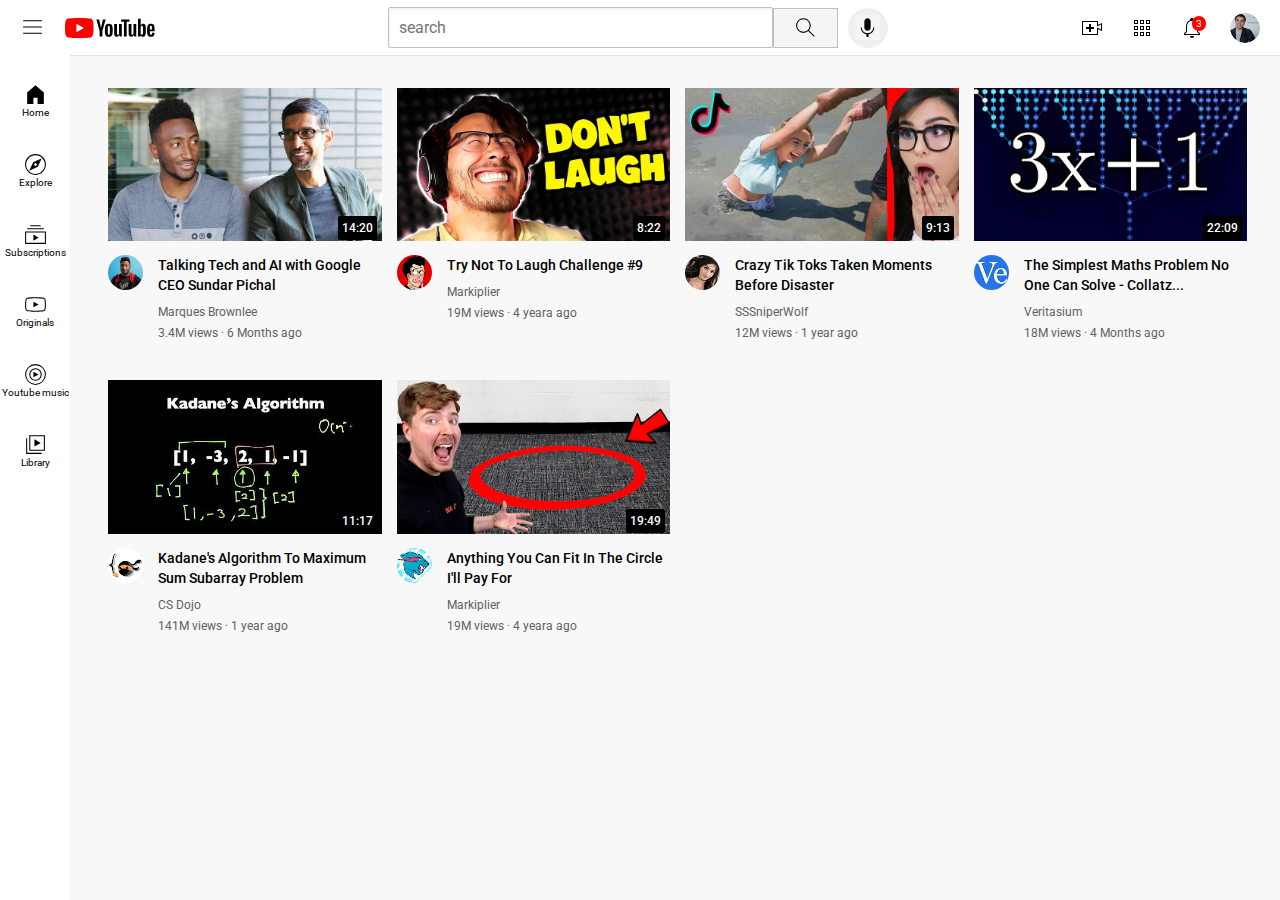
<file: index.html>
<!DOCTYPE html>
<html> 
  <head>

    <title>
      Youtube.com cloned
    </title>

    <link rel="preconnect" href="https://fonts.googleapis.com">
<link rel="preconnect" href="https://fonts.gstatic.com" crossorigin>
<link href="https://fonts.googleapis.com/css2?family=Roboto:wght@400;500;700&display=swap" rel="stylesheet">

<link rel="stylesheet" href="youtube.css/general.css">
<link rel="stylesheet" href="youtube.css/video.css">
<link rel="stylesheet" href="youtube.css/header.css">
<link rel="stylesheet" href="youtube.css/sidebar.css">
  
  </head>


 <body>

  <div class="header">
    <div class="left-section">
      <img class="hamburger-menu" src="icons/hamburger-menu.svg">
      <img class="youtube-logo" src="icons/youtube-logo.svg">
    </div>

    <div class="middle-section">
      <input class="search-bar" type="text" placeholder="search">
      <button class="search-button">
        <img class="search-icon" src="icons/search.svg">
        <div class="tooltip">Search</div>
      </button>

      <button class="voice-search-button">
        <img class="voice-search-icon" src="icons/voice-search-icon.svg">
        <div class="tooltip">Search with your voice</div>
      </button>
    </div>

    <div class="right-section">

      <div class="upload-icon-container">
        <img class="upload-icon" src="icons/upload.svg">
        <div class="tooltip">create</div>
      </div>   
      
      <div class="youtube-apps-icon-container">
        <img class="youtube-apps-icon" src="icons/youtube-apps.svg">
        <div class="tooltip">Youtube apps</div>
      </div>
      
      
      <div class="notification-icon-container">
        <img class="notification-icon" src="icons/notifications.svg">
        <div class="notifications-count">3</div>
        <div class="tooltip">notifications</div>
      </div>
            <img class="current-user-picture" src="channel-pictures/my-channel.jpeg">
    </div>
  </div>
 
  <div class="sidebar">
    <div class="sidebar-link">
      <img src="icons/home.svg" alt="">
      <div>Home</div>
    </div>
   
    <div class="sidebar-link">
      <img src="icons/explore.svg" alt="">
      <div>Explore</div>
    </div>
    
    <div class="sidebar-link">
      <img src="icons/subscriptions.svg" alt="">
      <div>Subscriptions</div>
    </div>
    
    <div class="sidebar-link">
       <img src="icons/originals.svg" alt="">
       <div>Originals</div>
    </div>
    
    <div class="sidebar-link">
      <img src="icons/youtube-music.svg" alt="">
      <div>Youtube music</div>
    </div>
    
    <div class="sidebar-link">
      <img src="icons/library.svg" alt="">
      <div>Library</div>
    </div>
  </div>
  
  <div class="video-grid">
    <div class="video-preview">
      <div class="thumbnail-row"> 
        <a href="https://www.youtube.com/watch?v=n2RNcPRtAiY" target="_blank" class="video-title-link">
        <img class="thumbnail" src="thumbnails/thumbnail-1.webp">
        </a>
        <div class="video-time">14:20</div>
      </div>
      
      <div class="video-info-grid">
        <div class="channel-picture">
          <img class="profile-picture" src="channel-pictures/channel-1.jpeg">
        </div>
        <div class="video-info">
          <a href="https://www.youtube.com/watch?v=n2RNcPRtAiY" target="_blank" class="video-title-link">
            <p class="video-title">
              Talking Tech and AI with Google CEO Sundar Pichal
            </p>
          </a>
         
          <p class="video-author">
            Marques Brownlee
          </p>
          <p class="video-stats">
            3.4M views &#183; 6 Months ago
          </p>
        </div>
    </div>
    </div>
    
    <div class="video-preview">
      <div class="thumbnail-row"> 
        <a href="https://www.youtube.com/watch?v=mP0RAo9SKZk" target="_blank" class="video-title-link">
        <img class="thumbnail" src="thumbnails/thumbnail-2.webp">
       </a>
        <div class="video-time">8:22</div>
      </div>

      <div class="video-info-grid">
        <div class="channel-picture">
          <img class="profile-picture" src="channel-pictures/channel-2.jpeg">
        </div>

        <div class="video-info">
          <a href="https://www.youtube.com/watch?v=mP0RAo9SKZk" target="_blank" class="video-title-link">
            <p class="video-title">
              Try Not To Laugh Challenge #9
            </p>
          </a>
         
          <p class="video-author">
            Markiplier
          </p>
          <p class="video-stats">
            19M views &#183; 4 yeara ago
          </p>
        </div>
    </div>
    </div>
    <div class="video-preview">
      <div class="thumbnail-row"> 
        
        <a  href="https://www.youtube.com/watch?v=FgjPQQeTh1w" target="_blank" class="video-title-link">
        <img class="thumbnail" src="thumbnails/thumbnail-3.webp">
        </a>
        <div class="video-time">9:13</div>
      </div>

      <div class="video-info-grid">
        <div class="channel-picture">
          <img class="profile-picture" src="channel-pictures/channel-3.jpeg">
        </div>
        <div class="video-info">

          <a  href="https://www.youtube.com/watch?v=FgjPQQeTh1w" target="_blank" class="video-title-link">
            <p class="video-title">
              Crazy Tik Toks Taken Moments Before Disaster
            </p>
          </a>
         
          <p class="video-author">
            SSSniperWolf
          </p>
          <p class="video-stats">
            12M views &#183; 1 year  ago
          </p>
        </div>
    </div>
    </div>
    
    <div class="video-preview">
      <div class="thumbnail-row"> 
        
        <a href="https://www.youtube.com/watch?v=094y1Z2wpJg" target="_blank" class="video-title-link">
        <img class="thumbnail" src="thumbnails/thumbnail-4.webp">
        </a>
        <div class="video-time">22:09</div>
      </div>

      <div class="video-info-grid">
        <div class="channel-picture">
          <img class="profile-picture" src="channel-pictures/channel-4.jpeg">
        </div>
        <div class="video-info">

          <a href="https://www.youtube.com/watch?v=094y1Z2wpJg" target="_blank" class="video-title-link">      <p class="video-title">
              The Simplest Maths Problem No One Can Solve - Collatz...
            </p>
          </a>
          
          <p class="video-author">
            Veritasium
          </p>
          <p class="video-stats">
            18M views &#183; 4 Months ago
          </p>
        </div>
    </div>
    </div>
    <div class="video-preview">
      <div class="thumbnail-row"> 
        
        <a href="https://www.youtube.com/watch?v=86CQq3pKSUw" target="_blank" class="video-title-link">
        <img class="thumbnail" src="thumbnails/thumbnail-5.webp">
        </a>
        <div class="video-time">11:17</div>
      </div>

      <div class="video-info-grid">
        <div class="channel-picture">
          <img class="profile-picture" src="channel-pictures/channel-5.jpeg">
        </div>
        <div class="video-info">

          <a href="https://www.youtube.com/watch?v=86CQq3pKSUw" target="_blank" class="video-title-link">       <p class="video-title">
              Kadane's Algorithm To Maximum Sum Subarray Problem 
            </p>
          </a>
          
          <p class="video-author">
            CS Dojo
          </p>
          <p class="video-stats">
            141M views &#183; 1 year ago
          </p>
        </div>
    </div>
    </div>
    
    <div class="video-preview">
      <div class="thumbnail-row"> 
        
        <a href="https://www.youtube.com/watch?v=yXWw0_UfSFg" target="_blank" class="video-title-link">
        <img class="thumbnail" src="thumbnails/thumbnail-6.webp">
        </a>
        <div class="video-time">19:49</div>
      </div>

      <div class="video-info-grid">
        <div class="channel-picture">
          <img class="profile-picture" src="channel-pictures/channel-6.jpeg">
        </div>
        <div class="video-info">

          <a href="https://www.youtube.com/watch?v=yXWw0_UfSFg" target="_blank" class="video-title-link">       <p class="video-title">
              Anything You Can Fit In The Circle I'll Pay For
            </p>
          </a>
          
          <p class="video-author">
            Markiplier
          </p>
          <p class="video-stats">
            19M views &#183; 4 yeara ago
          </p>
        </div>
    </div>
    </div>
    </div>
 
   
  </body>
</html>
</file>
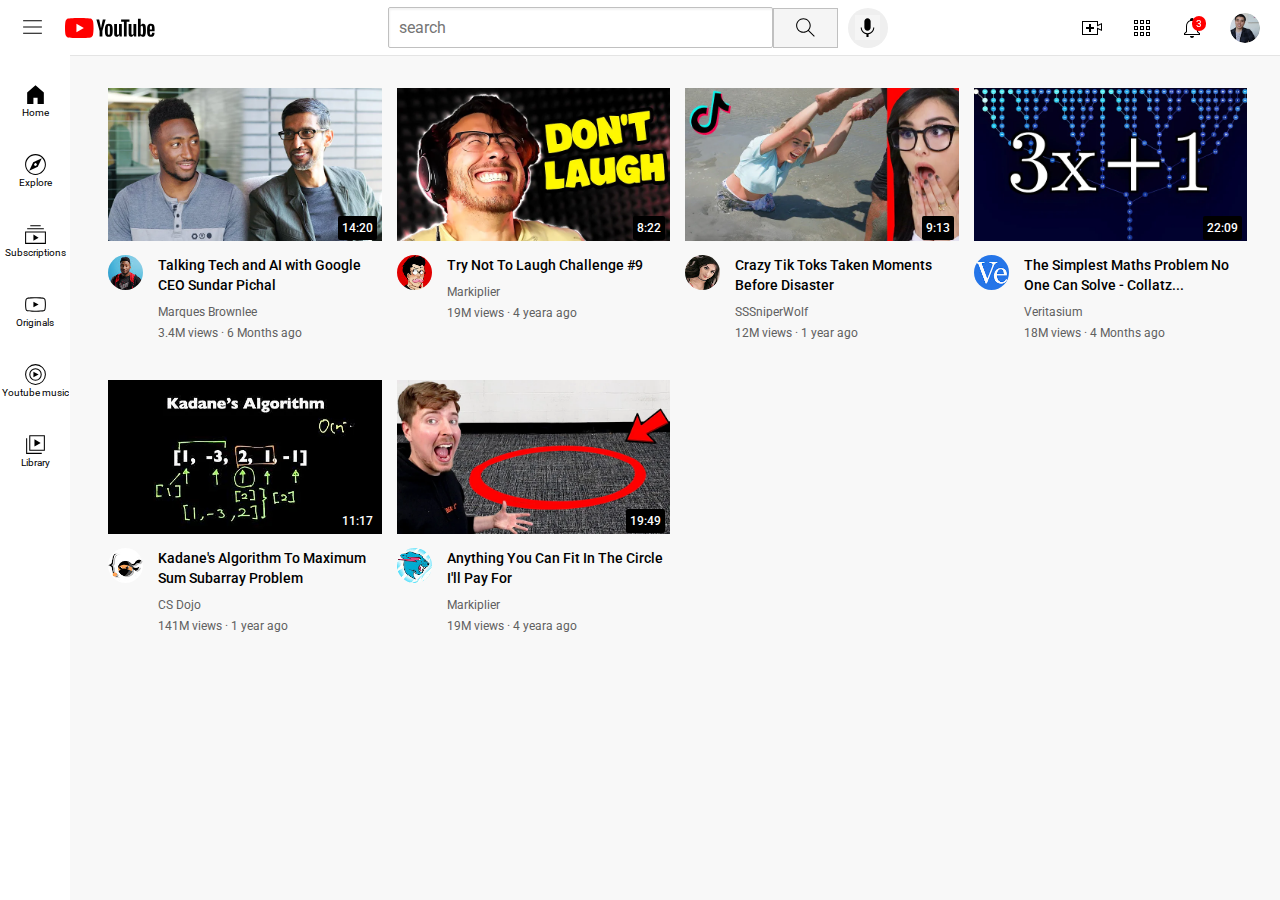
<file: youtube.html>
<!DOCTYPE html>
<html> 
  <head>

    <title>
      Youtube.com cloned
    </title>

    <link rel="preconnect" href="https://fonts.googleapis.com">
<link rel="preconnect" href="https://fonts.gstatic.com" crossorigin>
<link href="https://fonts.googleapis.com/css2?family=Roboto:wght@400;500;700&display=swap" rel="stylesheet">

<link rel="stylesheet" href="youtube.css/general.css">
<link rel="stylesheet" href="youtube.css/video.css">
<link rel="stylesheet" href="youtube.css/header.css">
<link rel="stylesheet" href="youtube.css/sidebar.css">
  
  </head>


 <body>

  <div class="header">
    <div class="left-section">
      <img class="hamburger-menu" src="icons/hamburger-menu.svg">
      <img class="youtube-logo" src="icons/youtube-logo.svg">
    </div>

    <div class="middle-section">
      <input class="search-bar" type="text" placeholder="search">
      <button class="search-button">
        <img class="search-icon" src="icons/search.svg">
        <div class="tooltip">Search</div>
      </button>

      <button class="voice-search-button">
        <img class="voice-search-icon" src="icons/voice-search-icon.svg">
        <div class="tooltip">Search with your voice</div>
      </button>
    </div>

    <div class="right-section">

      <div class="upload-icon-container">
        <img class="upload-icon" src="icons/upload.svg">
        <div class="tooltip">create</div>
      </div>   
      
      <div class="youtube-apps-icon-container">
        <img class="youtube-apps-icon" src="icons/youtube-apps.svg">
        <div class="tooltip">Youtube apps</div>
      </div>
      
      
      <div class="notification-icon-container">
        <img class="notification-icon" src="icons/notifications.svg">
        <div class="notifications-count">3</div>
        <div class="tooltip">notifications</div>
      </div>
            <img class="current-user-picture" src="channel-pictures/my-channel.jpeg">
    </div>
  </div>
 
  <div class="sidebar">
    <div class="sidebar-link">
      <img src="icons/home.svg" alt="">
      <div>Home</div>
    </div>
   
    <div class="sidebar-link">
      <img src="icons/explore.svg" alt="">
      <div>Explore</div>
    </div>
    
    <div class="sidebar-link">
      <img src="icons/subscriptions.svg" alt="">
      <div>Subscriptions</div>
    </div>
    
    <div class="sidebar-link">
       <img src="icons/originals.svg" alt="">
       <div>Originals</div>
    </div>
    
    <div class="sidebar-link">
      <img src="icons/youtube-music.svg" alt="">
      <div>Youtube music</div>
    </div>
    
    <div class="sidebar-link">
      <img src="icons/library.svg" alt="">
      <div>Library</div>
    </div>
  </div>
  
  <div class="video-grid">
    <div class="video-preview">
      <div class="thumbnail-row"> 
        <a href="https://www.youtube.com/watch?v=n2RNcPRtAiY" target="_blank" class="video-title-link">
        <img class="thumbnail" src="thumbnails/thumbnail-1.webp">
        </a>
        <div class="video-time">14:20</div>
      </div>
      
      <div class="video-info-grid">
        <div class="channel-picture">
          <img class="profile-picture" src="channel-pictures/channel-1.jpeg">
        </div>
        <div class="video-info">
          <a href="https://www.youtube.com/watch?v=n2RNcPRtAiY" target="_blank" class="video-title-link">
            <p class="video-title">
              Talking Tech and AI with Google CEO Sundar Pichal
            </p>
          </a>
         
          <p class="video-author">
            Marques Brownlee
          </p>
          <p class="video-stats">
            3.4M views &#183; 6 Months ago
          </p>
        </div>
    </div>
    </div>
    
    <div class="video-preview">
      <div class="thumbnail-row"> 
        <a href="https://www.youtube.com/watch?v=mP0RAo9SKZk" target="_blank" class="video-title-link">
        <img class="thumbnail" src="thumbnails/thumbnail-2.webp">
       </a>
        <div class="video-time">8:22</div>
      </div>

      <div class="video-info-grid">
        <div class="channel-picture">
          <img class="profile-picture" src="channel-pictures/channel-2.jpeg">
        </div>

        <div class="video-info">
          <a href="https://www.youtube.com/watch?v=mP0RAo9SKZk" target="_blank" class="video-title-link">
            <p class="video-title">
              Try Not To Laugh Challenge #9
            </p>
          </a>
         
          <p class="video-author">
            Markiplier
          </p>
          <p class="video-stats">
            19M views &#183; 4 yeara ago
          </p>
        </div>
    </div>
    </div>
    <div class="video-preview">
      <div class="thumbnail-row"> 
        
        <a  href="https://www.youtube.com/watch?v=FgjPQQeTh1w" target="_blank" class="video-title-link">
        <img class="thumbnail" src="thumbnails/thumbnail-3.webp">
        </a>
        <div class="video-time">9:13</div>
      </div>

      <div class="video-info-grid">
        <div class="channel-picture">
          <img class="profile-picture" src="channel-pictures/channel-3.jpeg">
        </div>
        <div class="video-info">

          <a  href="https://www.youtube.com/watch?v=FgjPQQeTh1w" target="_blank" class="video-title-link">
            <p class="video-title">
              Crazy Tik Toks Taken Moments Before Disaster
            </p>
          </a>
         
          <p class="video-author">
            SSSniperWolf
          </p>
          <p class="video-stats">
            12M views &#183; 1 year  ago
          </p>
        </div>
    </div>
    </div>
    
    <div class="video-preview">
      <div class="thumbnail-row"> 
        
        <a href="https://www.youtube.com/watch?v=094y1Z2wpJg" target="_blank" class="video-title-link">
        <img class="thumbnail" src="thumbnails/thumbnail-4.webp">
        </a>
        <div class="video-time">22:09</div>
      </div>

      <div class="video-info-grid">
        <div class="channel-picture">
          <img class="profile-picture" src="channel-pictures/channel-4.jpeg">
        </div>
        <div class="video-info">

          <a href="https://www.youtube.com/watch?v=094y1Z2wpJg" target="_blank" class="video-title-link">      <p class="video-title">
              The Simplest Maths Problem No One Can Solve - Collatz...
            </p>
          </a>
          
          <p class="video-author">
            Veritasium
          </p>
          <p class="video-stats">
            18M views &#183; 4 Months ago
          </p>
        </div>
    </div>
    </div>
    <div class="video-preview">
      <div class="thumbnail-row"> 
        
        <a href="https://www.youtube.com/watch?v=86CQq3pKSUw" target="_blank" class="video-title-link">
        <img class="thumbnail" src="thumbnails/thumbnail-5.webp">
        </a>
        <div class="video-time">11:17</div>
      </div>

      <div class="video-info-grid">
        <div class="channel-picture">
          <img class="profile-picture" src="channel-pictures/channel-5.jpeg">
        </div>
        <div class="video-info">

          <a href="https://www.youtube.com/watch?v=86CQq3pKSUw" target="_blank" class="video-title-link">       <p class="video-title">
              Kadane's Algorithm To Maximum Sum Subarray Problem 
            </p>
          </a>
          
          <p class="video-author">
            CS Dojo
          </p>
          <p class="video-stats">
            141M views &#183; 1 year ago
          </p>
        </div>
    </div>
    </div>
    
    <div class="video-preview">
      <div class="thumbnail-row"> 
        
        <a href="https://www.youtube.com/watch?v=yXWw0_UfSFg" target="_blank" class="video-title-link">
        <img class="thumbnail" src="thumbnails/thumbnail-6.webp">
        </a>
        <div class="video-time">19:49</div>
      </div>

      <div class="video-info-grid">
        <div class="channel-picture">
          <img class="profile-picture" src="channel-pictures/channel-6.jpeg">
        </div>
        <div class="video-info">

          <a href="https://www.youtube.com/watch?v=yXWw0_UfSFg" target="_blank" class="video-title-link">       <p class="video-title">
              Anything You Can Fit In The Circle I'll Pay For
            </p>
          </a>
          
          <p class="video-author">
            Markiplier
          </p>
          <p class="video-stats">
            19M views &#183; 4 yeara ago
          </p>
        </div>
    </div>
    </div>
    </div>
 
   
  </body>
</html>
</file>
<file: youtube.css/general.css>
p{
  font-family: Roboto, arial;
  margin-top: 0;
  margin-bottom: 0;
}

body{
  margin: o;
  padding-top: 80px;
  padding-left: 100px;
  padding-right: 25px;
  background-color: rgb(248, 248, 248);
}
</file>
<file: youtube.css/video.css>
.video-title{
  margin-top: 0px;
  font-size: 14px;
  font-weight: 500;
  line-height: 20px;
  margin-bottom: 10px;
}

.video-title-link{
  text-decoration: none;
  color: black;
}

.thumbnail{
  width: 100%;
  
}

.video-preview{}

.video-author, .video-stats{
  font-size: 12px;
  color: rgb(96, 96, 96);
}
.video-author{
  margin-bottom: 7px;
}


.channel-picture{}

.video-info-grid{
display: grid;
grid-template-columns: 50px 1fr;
}

.video-info{}

.profile-picture{
width: 35px;
border-radius: 50px;
}

.thumbnail-row{
margin-bottom: 10px;
position: relative;
}

.video-grid{
display: grid;
grid-template-columns: 1fr 1fr 1fr;
column-gap: 15px;
row-gap: 40px;
}

@media (max-width: 850px) {
  .video-grid{
    grid-template-columns: 1fr 1fr;
  }
}

@media (min-width: 1000px) {
  .video-grid{
    grid-template-columns: 1fr 1fr 1fr 1fr;
  }
}

.video-time{
  background-color: black;
  color: white;
  font-family: roboto, arial;
  font-size: 12px;
  font-weight: 500;
  padding-left: 4px;
  padding-right: 4px;
  padding-top: 5px;
  padding-bottom: 5px;
  border-radius: 2px;
  position: absolute;
  bottom: 5px;
  right: 5px;

}
</file>
<file: youtube.css/header.css>
.header{
  height: 55px;

  display: flex;
  flex-direction: row;
  justify-content: space-between;
  position: fixed;
  top: 0;
  left: 0;
  right: 0;
  background-color: white;

  border-bottom-width: 1px;
  border-bottom-style: solid;
  border-bottom-color: rgb(228, 228, 228);
  z-index: 100;

}

.left-section{

  align-items: center;
  display: flex;
}
.hamburger-menu{
  height: 25px;
  margin-left: 20px;
  margin-right: 20px;
}

.youtube-logo{
  height: 20px;
}

.middle-section{
  flex: 1;
  margin-left: 70px;
  margin-right: 30px;
  max-width: 500px;
  display: flex;
  align-items: center;

}
.search-bar{
  flex: 1;
  height: 37px;
  padding-left: 10px;
  font-size: 15px;
  border-width: 1px;
  border-style: solid;
  border-color: rgb(192, 192, 192);
  border-radius: 2px;
  box-shadow: inset 1px 2px 2px rgba(0, 0, 0, 0.05);
  width: 0;
}

.search-bar::placeholder{
  font-family: roboto, arial;
  font-size: 16px;

}
.search-button,
.voice-search-button,
.upload-icon-container,
.notification-icon-container,
.youtube-apps-icon-container{
  position: relative;
  display: flex;
  justify-content: center;
  align-items: center;
}

.search-button{
  height: 40px;
  width: 65px;
  background-color: rgb(245, 245, 245);
  border-width: 1px;
  border-style: solid;
  border-color: rgb(192, 192, 192);
  margin-left: -1;
  margin-right: 10px;
  position: relative;
}

.search-button .tooltip,
.voice-search-button .tooltip,
.upload-icon-container .tooltip,
.notification-icon-container .tooltip,
.youtube-apps-icon-container .tooltip{
  position: absolute;
  background-color: gray;
  color: white;
  padding: 5px;
  border-radius: 2px;
  font-size: 12px;
  bottom: -30px;
  opacity: 0;
  transition: 0.2s;
  pointer-events: none;
  white-space: nowrap;
  font-family: Roboto, Arial;
}

.search-button:hover .tooltip,
.voice-search-button:hover .tooltip,
.upload-icon-container:hover .tooltip,
.notification-icon-container:hover .tooltip,
.youtube-apps-icon-container:hover .tooltip{
  opacity: 1;
}

.search-icon{
height: 25px;

}

.voice-search-button{
  height: 40px;
  width: 40px;
  border-radius: 20px;
  border: none;
}
.voice-search-icon{
  height: 25px;
  background-color: rgb(245, 245, 245);
}

.right-section{
  width: 180px;
  display: flex;
  align-items: center;
  justify-content: space-between;
  margin-right: 20px;
  flex-shrink: 0;
}
.upload-icon{
  height: 24px;
}

.youtube-apps-icon{
  height: 24px;
}

.notification-icon{
  height: 24px;
}

.notification-icon-container{
  position: relative;
}

.notifications-count{
  position: absolute;
  top: 0px;
  right: -2px;
  background-color: red;
  color: white;
  font-family: Roboto, arial;
  font-size: 10px;
  padding-left: 4px;
  padding-right: 4px;
  padding-top: 2px;
  padding-bottom: 2px;
  border-radius: 20px;

}
.current-user-picture{
  height: 30px;
  border-radius: 16px;
}
</file>
<file: youtube.css/sidebar.css>
.sidebar{
  position: fixed;
  left: 0;
  bottom: 0;
  top: 55px;
  width: 70px;
  background-color: white;
  z-index: 200;
  padding-top: 10px;
}
.sidebar-link{
  height: 70px;
  display: flex;
  flex-direction: column;
  align-items: center;
  justify-content: center;
}
.sidebar-link:hover{
  background-color: rgb(235, 235, 235);
  cursor: pointer;
}
.sidebar-link img{
  height: 25px;
}

.sidebar-link div{
  font-family: Roboto, arial;
  font-size: 10px;
}
</file>
